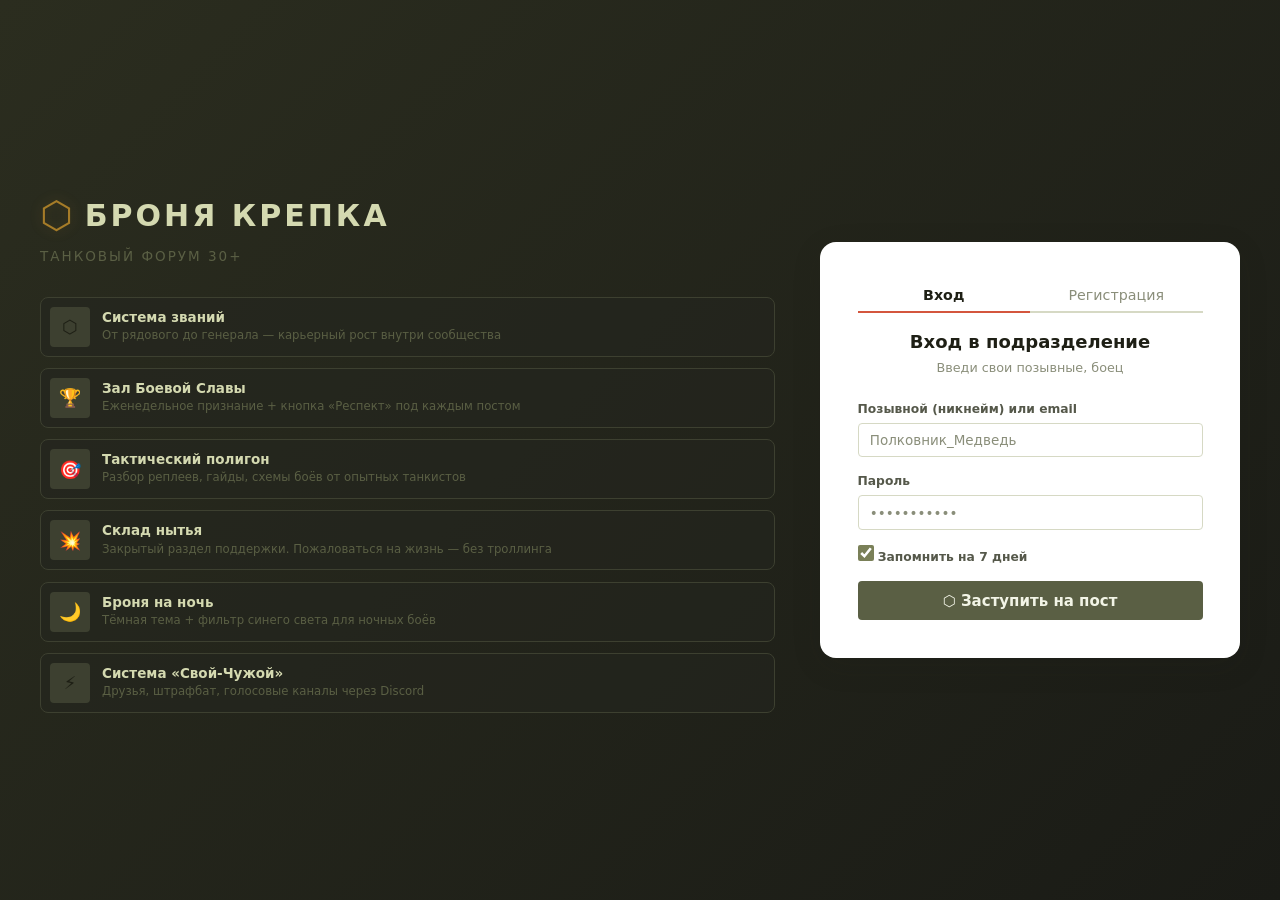
<file: frontend/index.html>
<!DOCTYPE html>
<html lang="ru">
<head>
  <meta charset="UTF-8">
  <meta name="viewport" content="width=device-width, initial-scale=1.0">
  <title>Броня Крепка — Вход в подразделение</title>
  <link rel="stylesheet" href="css/base.css">
  <link rel="stylesheet" href="css/theme.css">
  <link rel="stylesheet" href="css/components.css">
  <link rel="stylesheet" href="css/layout.css">
  <link rel="stylesheet" href="css/auth.css">
  <link rel="stylesheet" href="css/responsive.css">
</head>
<body class="auth-page">

<div class="auth-grid">

  <!-- Левая колонка — преимущества -->
  <div class="auth-hero">
    <div style="display:flex;align-items:center;gap:12px;margin-bottom:0.2rem">
      <div style="font-size:2.5rem;color:#a67c28;filter:drop-shadow(0 0 6px rgba(166,124,40,0.3))">⬡</div>
      <h1 style="margin:0">БРОНЯ КРЕПКА</h1>
    </div>
    <div class="auth-tagline">ТАНКОВЫЙ ФОРУМ 30+</div>

    <div class="usp-list">
      <div class="usp-item">
        <div class="usp-icon">⬡</div>
        <div>
          <div class="usp-title">Система званий</div>
          <div class="usp-desc">От рядового до генерала — карьерный рост внутри сообщества</div>
        </div>
      </div>
      <div class="usp-item">
        <div class="usp-icon">🏆</div>
        <div>
          <div class="usp-title">Зал Боевой Славы</div>
          <div class="usp-desc">Еженедельное признание + кнопка «Респект» под каждым постом</div>
        </div>
      </div>
      <div class="usp-item">
        <div class="usp-icon">🎯</div>
        <div>
          <div class="usp-title">Тактический полигон</div>
          <div class="usp-desc">Разбор реплеев, гайды, схемы боёв от опытных танкистов</div>
        </div>
      </div>
      <div class="usp-item">
        <div class="usp-icon">💥</div>
        <div>
          <div class="usp-title">Склад нытья</div>
          <div class="usp-desc">Закрытый раздел поддержки. Пожаловаться на жизнь — без троллинга</div>
        </div>
      </div>
      <div class="usp-item">
        <div class="usp-icon">🌙</div>
        <div>
          <div class="usp-title">Броня на ночь</div>
          <div class="usp-desc">Тёмная тема + фильтр синего света для ночных боёв</div>
        </div>
      </div>
      <div class="usp-item">
        <div class="usp-icon">⚡</div>
        <div>
          <div class="usp-title">Система «Свой-Чужой»</div>
          <div class="usp-desc">Друзья, штрафбат, голосовые каналы через Discord</div>
        </div>
      </div>
    </div>
  </div>

  <!-- Правая колонка — форма входа / регистрации -->
  <div class="auth-card">
    <!-- Табы -->
    <div style="display:flex;border-bottom:2px solid var(--border-color);margin-bottom:1.25rem">
      <button class="auth-tab active" id="tabLogin" style="flex:1;padding:0.5rem 1rem;font-size:0.95rem;font-weight:600;background:none;border:none;border-bottom:2px solid var(--fire-500);margin-bottom:-2px;color:var(--text-primary);cursor:pointer;font-family:inherit;transition:0.2s">Вход</button>
      <button class="auth-tab" id="tabRegister" style="flex:1;padding:0.5rem 1rem;font-size:0.95rem;font-weight:500;background:none;border:none;border-bottom:2px solid transparent;margin-bottom:-2px;color:var(--text-tertiary);cursor:pointer;font-family:inherit;transition:0.2s">Регистрация</button>
    </div>

    <!-- Форма входа -->
    <div id="formLogin">
      <h2 style="font-size:1.2rem;font-weight:700;text-align:center;margin-bottom:0.3rem">Вход в подразделение</h2>
      <p class="auth-sub">Введи свои позывные, боец</p>

      <form id="loginForm">
        <div class="form-group">
          <label for="loginEmail">Позывной (никнейм) или email</label>
          <input class="input" type="text" id="loginEmail" placeholder="Полковник_Медведь" autocomplete="username">
        </div>

        <div class="form-group">
          <label for="loginPassword">Пароль</label>
          <input class="input" type="password" id="loginPassword" placeholder="•••••••••••" autocomplete="current-password">
        </div>

        <div class="form-group">
          <label class="form-checkbox">
            <input type="checkbox" checked>
            Запомнить на 7 дней
          </label>
        </div>

        <button type="submit" class="btn btn-primary w-full" style="justify-content:center;padding:0.7rem;font-size:1rem">
          ⬡ Заступить на пост
        </button>
      </form>

    </div>

    <!-- Форма регистрации -->
    <div id="formRegister" style="display:none">
      <h2 style="font-size:1.2rem;font-weight:700;text-align:center;margin-bottom:0.3rem">Вступление в ряды</h2>
      <p class="auth-sub">Создай танковый паспорт за 30 секунд</p>

      <form id="registerForm">
        <div class="form-group">
          <label for="regNick">Позывной (никнейм)</label>
          <input class="input" type="text" id="regNick" placeholder="Полковник_Медведь" autocomplete="username">
        </div>

        <div class="form-group">
          <label for="regEmail">Email</label>
          <input class="input" type="email" id="regEmail" placeholder="tankist@mail.ru" autocomplete="email">
        </div>

        <div class="form-group">
          <label for="regPassword">Пароль</label>
          <input class="input" type="password" id="regPassword" placeholder="•••••••••••" autocomplete="new-password">
        </div>

        <div class="form-group">
          <label for="regPasswordConfirm">Подтверждение пароля</label>
          <input class="input" type="password" id="regPasswordConfirm" placeholder="•••••••••••" autocomplete="new-password">
        </div>

        <div class="form-group">
          <label for="regProfession">Реальный полк / профессия <span class="text-xs text-tertiary">(необязательно)</span></label>
          <input class="input" type="text" id="regProfession" placeholder="Менеджер по продажам">
        </div>

        <div class="form-group">
          <label class="form-checkbox">
            <input type="checkbox" id="regAgree" checked>
            Согласен с <a href="#" onclick="return false">правилами подразделения</a>
          </label>
        </div>

        <button type="submit" class="btn btn-fire w-full" style="justify-content:center;padding:0.7rem;font-size:1rem">
          ⬡ Вступить в ряды
        </button>
      </form>

    </div>

  </div>

</div>

<script src="js/utils.js"></script>
<script src="js/api.js"></script>
<script src="js/theme.js"></script>
<script src="js/toast.js"></script>
<script src="js/avatar.js"></script>
<script>
  // Redirect if already logged in
  if (api.isLoggedIn()) window.location.href = 'feed.html';

  var tabLogin = document.getElementById('tabLogin');
  var tabRegister = document.getElementById('tabRegister');
  var formLogin = document.getElementById('formLogin');
  var formRegister = document.getElementById('formRegister');
  var tabsContainer = document.querySelector('.auth-card > div:first-child');

  function hideAllForms() {
    formLogin.style.display = 'none';
    formRegister.style.display = 'none';
  }

  function showLogin() {
    hideAllForms();
    formLogin.style.display = '';
    if (tabsContainer) tabsContainer.style.display = 'flex';
    tabLogin.className = 'auth-tab active';
    tabRegister.className = 'auth-tab';
    tabLogin.style.borderBottomColor = 'var(--fire-500)';
    tabLogin.style.color = 'var(--text-primary)';
    tabLogin.style.fontWeight = '600';
    tabRegister.style.borderBottomColor = 'transparent';
    tabRegister.style.color = 'var(--text-tertiary)';
    tabRegister.style.fontWeight = '500';
  }

  function showRegister() {
    hideAllForms();
    formRegister.style.display = '';
    if (tabsContainer) tabsContainer.style.display = 'flex';
    tabRegister.className = 'auth-tab active';
    tabLogin.className = 'auth-tab';
    tabRegister.style.borderBottomColor = 'var(--fire-500)';
    tabRegister.style.color = 'var(--text-primary)';
    tabRegister.style.fontWeight = '600';
    tabLogin.style.borderBottomColor = 'transparent';
    tabLogin.style.color = 'var(--text-tertiary)';
    tabLogin.style.fontWeight = '500';
  }

  // Login form
  document.getElementById('loginForm').addEventListener('submit', async function (e) {
    e.preventDefault();
    var usernameOrEmail = document.getElementById('loginEmail').value.trim();
    var password = document.getElementById('loginPassword').value;
    if (!usernameOrEmail || !password) { toast.warning('Заполни все поля'); return; }
    try {
      var res = await api.post('/api/auth/login', { usernameOrEmail: usernameOrEmail, password: password });
      localStorage.setItem('tank-token', res.token);
      localStorage.setItem('tank-user-id', String(res.userId));
      localStorage.setItem('tank-username', res.username);
      localStorage.setItem('tank-role', res.role);
      var profile = {
        name: res.username,
        rank: '',
        rankClass: '',
        rankLabel: '',
        quote: '',
        profession: '',
        city: '',
        tank: ''
      };
      localStorage.setItem('tank-profile', JSON.stringify(profile));
      try {
        var userData = await api.get('/api/users/' + res.userId);
        if (userData && userData.avatar) {
          localStorage.setItem('tank-avatar', userData.avatar);
        }
      } catch (_) {}
      toast.success('Заступил на пост, боец!');
      setTimeout(function () { window.location.href = 'feed.html'; }, 300);
    } catch (_) {}
  });

  // Register form
  document.getElementById('registerForm').addEventListener('submit', async function (e) {
    e.preventDefault();
    var username = document.getElementById('regNick').value.trim();
    var email = document.getElementById('regEmail').value.trim();
    var password = document.getElementById('regPassword').value;
    var confirm = document.getElementById('regPasswordConfirm').value;
    var agree = document.getElementById('regAgree').checked;
    if (!username || !email || !password) { toast.warning('Заполни все обязательные поля'); return; }
    if (password !== confirm) { toast.warning('Пароли не совпадают'); return; }
    if (!agree) { toast.warning('Прими правила подразделения'); return; }
    if (password.length < 6) { toast.warning('Пароль минимум 6 символов'); return; }
    try {
      var res = await api.post('/api/auth/register', { username: username, email: email, password: password });
      localStorage.setItem('tank-token', res.token);
      localStorage.setItem('tank-user-id', String(res.userId));
      localStorage.setItem('tank-username', res.username);
      localStorage.setItem('tank-role', res.role);
      var profile = {
        name: res.username,
        rank: '',
        rankClass: '',
        rankLabel: '',
        quote: '',
        profession: document.getElementById('regProfession').value.trim() || '',
        city: '',
        tank: ''
      };
      localStorage.setItem('tank-profile', JSON.stringify(profile));
      try {
        var userData = await api.get('/api/users/' + res.userId);
        if (userData && userData.avatar) {
          localStorage.setItem('tank-avatar', userData.avatar);
        }
      } catch (_) {}
      toast.success('Добро пожаловать в ряды!');
      setTimeout(function () { window.location.href = 'feed.html'; }, 300);
    } catch (_) {}
  });

  tabLogin.addEventListener('click', showLogin);
  tabRegister.addEventListener('click', showRegister);
</script>
</body>
</html>
</file>
<file: frontend/css/base.css>
/* ================================================================
   БАЗОВЫЕ СТИЛИ — сброс, переменные, типографика
   ================================================================ */

/* ----- Переменные (светлая тема) ----- */
:root {
  --olive-900: #2b2d1f;
  --olive-800: #3d4030;
  --olive-700: #5a5f44;
  --olive-600: #7a8058;
  --olive-500: #9da370;
  --olive-400: #bcc28e;
  --olive-300: #d4d9b0;
  --olive-200: #e6e9ce;
  --olive-100: #f2f4e6;

  --steel-700: #3a4050;
  --steel-600: #4e5669;
  --steel-500: #6b758c;
  --steel-400: #8d96ab;
  --steel-300: #b3b9c9;
  --steel-200: #d6dae3;
  --steel-100: #edf0f5;

  --fire-600: #b8432f;
  --fire-500: #d4563e;
  --fire-400: #e0705a;
  --fire-300: #eb8f7d;

  --gold-600: #a67c28;
  --gold-500: #c49a3a;
  --gold-400: #dbb44f;
  --gold-300: #e8cc6e;

  --bg-body: #f0f1e8;
  --bg-card: #ffffff;
  --bg-card-alt: #f8f9f2;
  --bg-input: #ffffff;
  --bg-overlay: rgba(43, 45, 31, 0.6);

  --text-primary: #1e1f15;
  --text-secondary: #55584a;
  --text-tertiary: #8a8e7a;
  --text-inverse: #f2f4e6;
  --text-link: #4e5669;
  --text-link-hover: #b8432f;

  --border-color: #d6d9c4;
  --border-light: #e6e9ce;
  --shadow-sm: 0 1px 3px rgba(30, 31, 21, 0.08);
  --shadow-md: 0 4px 12px rgba(30, 31, 21, 0.1);
  --shadow-lg: 0 8px 30px rgba(30, 31, 21, 0.12);

  --font-base: 'Segoe UI', system-ui, -apple-system, sans-serif;
  --font-mono: 'Cascadia Code', 'Fira Code', 'Consolas', monospace;

  --radius-sm: 4px;
  --radius-md: 8px;
  --radius-lg: 12px;
  --radius-xl: 16px;

  --rank-private: #8a8e7a;
  --rank-corporal: #6b758c;
  --rank-sergeant: #7a8058;
  --rank-lieutenant: #5a5f44;
  --rank-major: #b8432f;
  --rank-colonel: #a67c28;
  --rank-general: #1e1f15;

  --online-color: #4caf50;
  --offline-color: #9e9e9e;
  --warning-color: #f5a623;
  --error-color: #d4563e;
}

/* ----- Сброс ----- */
*, *::before, *::after { box-sizing: border-box; margin: 0; padding: 0; }

html {
  font-size: 15px;
  scroll-behavior: smooth;
}

body {
  font-family: var(--font-base);
  color: var(--text-primary);
  background: var(--bg-body);
  line-height: 1.5;
  -webkit-font-smoothing: antialiased;
  min-height: 100vh;
  transition: background 0.3s, color 0.3s;
}

a {
  color: var(--text-link);
  text-decoration: none;
  transition: color 0.2s;
}
a:hover { color: var(--text-link-hover); }

img { max-width: 100%; height: auto; display: block; }

ul, ol { list-style: none; }

input, button, textarea, select { font-family: inherit; }

/* ----- Типографика ----- */
h1, h2, h3, h4, h5, h6 {
  font-weight: 700;
  line-height: 1.25;
  color: var(--text-primary);
}

.text-sm { font-size: 0.82rem; }
.text-xs { font-size: 0.72rem; }
.text-tertiary { color: var(--text-tertiary); }
.text-secondary { color: var(--text-secondary); }
.fw-500 { font-weight: 500; }
.fw-600 { font-weight: 600; }
.fw-700 { font-weight: 700; }

/* ----- Утилиты ----- */
.flex { display: flex; }
.flex-col { flex-direction: column; }
.items-center { align-items: center; }
.justify-between { justify-content: space-between; }
.gap-1 { gap: 0.25rem; }
.gap-2 { gap: 0.5rem; }
.gap-3 { gap: 0.75rem; }
.gap-4 { gap: 1rem; }
.mt-2 { margin-top: 0.5rem; }
.mt-4 { margin-top: 1rem; }
.mb-4 { margin-bottom: 1rem; }
.w-full { width: 100%; }
</file>
<file: frontend/css/theme.css>
/* ================================================================
   ТЁМНАЯ ТЕМА — «Броня на ночь»
   ================================================================ */

[data-theme="night"] {
  --bg-body: #1a1b16;
  --bg-card: #24251e;
  --bg-card-alt: #2a2c23;
  --bg-input: #2a2c23;
  --bg-overlay: rgba(0, 0, 0, 0.7);

  --text-primary: #e6e9ce;
  --text-secondary: #b3b89e;
  --text-tertiary: #7a8058;
  --text-inverse: #1a1b16;

  --border-color: #3d4030;
  --border-light: #2b2d1f;
  --shadow-sm: 0 1px 3px rgba(0, 0, 0, 0.3);
  --shadow-md: 0 4px 12px rgba(0, 0, 0, 0.4);
  --shadow-lg: 0 8px 30px rgba(0, 0, 0, 0.5);
}

/* ----- Тумблер ----- */
.theme-toggle {
  position: relative;
  width: 40px;
  height: 22px;
  background: var(--olive-700);
  border-radius: 11px;
  border: none;
  cursor: pointer;
  transition: background 0.3s;
  flex-shrink: 0;
}
.theme-toggle::after {
  content: '';
  position: absolute;
  top: 2px;
  left: 2px;
  width: 18px;
  height: 18px;
  border-radius: 50%;
  background: var(--olive-200);
  transition: transform 0.3s, background 0.3s;
}
[data-theme="night"] .theme-toggle {
  background: var(--gold-600);
}
[data-theme="night"] .theme-toggle::after {
  transform: translateX(18px);
  background: #1a1b16;
}

/* ----- Скроллбар под тему ----- */
::-webkit-scrollbar { width: 6px; }
::-webkit-scrollbar-track { background: var(--bg-body); }
::-webkit-scrollbar-thumb { background: var(--border-color); border-radius: 3px; }
::-webkit-scrollbar-thumb:hover { background: var(--olive-500); }
</file>
<file: frontend/css/components.css>
/* ================================================================
   КОМПОНЕНТЫ — хедер, футер, кнопки, карточки, бейджи
   ================================================================ */

/* ----- Хедер ----- */
.header {
  background: var(--olive-900);
  border-bottom: 3px solid var(--olive-500);
  padding: 0 1.5rem;
  height: 60px;
  display: flex;
  align-items: center;
  justify-content: space-between;
  position: sticky;
  top: 0;
  z-index: 100;
  box-shadow: 0 2px 12px rgba(0, 0, 0, 0.3);
}
[data-theme="night"] .header { background: #12130e; }

.header-logo {
  display: flex;
  align-items: center;
  gap: 10px;
  color: var(--gold-400);
  font-size: 1.1rem;
  font-weight: 700;
}
.header-logo .logo-icon { font-size: 1.5rem; line-height: 1; }
.header-logo .logo-text small {
  display: block;
  font-weight: 400;
  font-size: 0.65rem;
  opacity: 0.6;
  letter-spacing: 0.08em;
  text-transform: uppercase;
}

.header-nav {
  display: flex;
  align-items: center;
  gap: 1.25rem;
}
.header-nav a {
  color: var(--olive-400);
  font-size: 0.85rem;
  font-weight: 500;
  padding: 0.25rem 0;
  border-bottom: 2px solid transparent;
  transition: 0.2s;
  white-space: nowrap;
}
.header-nav a:hover,
.header-nav a.active {
  color: var(--olive-200);
  border-bottom-color: var(--fire-500);
}

.header-actions {
  display: flex;
  align-items: center;
  gap: 0.75rem;
}

/* ----- Поиск ----- */
.search-box {
  display: flex;
  align-items: center;
  background: var(--bg-input);
  border: 1px solid var(--border-color);
  border-radius: var(--radius-md);
  padding: 0.3rem 0.5rem;
  transition: 0.2s;
  position: relative;
}
.search-box:focus-within {
  border-color: var(--olive-500);
  box-shadow: 0 0 0 3px rgba(90, 95, 68, 0.15);
}
.search-box input {
  border: none;
  background: transparent;
  padding: 0.2rem 0.4rem;
  font-size: 0.82rem;
  color: var(--text-primary);
  outline: none;
  flex: 1;
  min-width: 0;
  font-family: inherit;
}
.search-box input::placeholder { color: var(--text-tertiary); }
[data-theme="night"] .search-box input::placeholder { color: var(--olive-700); }

/* ----- Бургер-меню ----- */
.burger {
  display: none;
  flex-direction: column;
  gap: 4px;
  background: none;
  border: none;
  cursor: pointer;
  padding: 4px;
}
.burger span {
  display: block;
  width: 22px;
  height: 2px;
  background: var(--olive-400);
  border-radius: 1px;
  transition: 0.3s;
}

/* ----- Кнопки ----- */
.btn {
  display: inline-flex;
  align-items: center;
  gap: 6px;
  padding: 0.5rem 1rem;
  border: none;
  border-radius: var(--radius-sm);
  font-size: 0.85rem;
  font-weight: 600;
  cursor: pointer;
  transition: all 0.2s;
  line-height: 1.2;
  white-space: nowrap;
  font-family: inherit;
}
.btn-primary {
  background: var(--olive-700);
  color: var(--olive-100);
}
.btn-primary:hover { background: var(--olive-600); }

.btn-fire {
  background: var(--fire-600);
  color: #fff;
}
.btn-fire:hover { background: var(--fire-500); }

.btn-ghost {
  background: transparent;
  color: var(--text-secondary);
  border: 1px solid var(--border-color);
}
.btn-ghost:hover { background: var(--bg-card-alt); border-color: var(--olive-500); }

.btn-sm { padding: 0.3rem 0.7rem; font-size: 0.78rem; }

.btn-gold {
  background: var(--gold-600);
  color: #fff;
}
.btn-gold:hover { background: var(--gold-500); }

.btn-icon {
  width: 36px;
  height: 36px;
  padding: 0;
  display: flex;
  align-items: center;
  justify-content: center;
  border-radius: var(--radius-sm);
  background: transparent;
  border: 1px solid var(--olive-700);
  color: var(--olive-400);
  font-size: 1rem;
  cursor: pointer;
  transition: 0.2s;
}
.btn-icon:hover { background: var(--olive-800); color: var(--olive-200); }

/* ----- Формы ----- */
.form-group { margin-bottom: 1rem; }
.form-group label {
  display: block;
  font-size: 0.82rem;
  font-weight: 600;
  color: var(--text-secondary);
  margin-bottom: 0.3rem;
}

.form-checkbox {
  display: flex;
  align-items: center;
  gap: 8px;
  font-size: 0.82rem;
  color: var(--text-secondary);
  cursor: pointer;
}
.form-checkbox input[type="checkbox"] {
  width: 16px;
  height: 16px;
  accent-color: var(--olive-600);
  cursor: pointer;
}

select.input {
  appearance: auto;
  -webkit-appearance: auto;
}

/* ----- Инпуты ----- */
.input {
  width: 100%;
  padding: 0.55rem 0.75rem;
  border: 1px solid var(--border-color);
  border-radius: var(--radius-sm);
  font-size: 0.9rem;
  color: var(--text-primary);
  background: var(--bg-input);
  outline: none;
  transition: 0.2s;
  font-family: inherit;
}
.input:focus {
  border-color: var(--olive-500);
  box-shadow: 0 0 0 3px rgba(90, 95, 68, 0.15);
}
.input::placeholder { color: var(--text-tertiary); }

/* ----- Аватар ----- */
.avatar {
  width: 40px;
  height: 40px;
  border-radius: var(--radius-md);
  object-fit: cover;
  background: var(--steel-300);
  flex-shrink: 0;
}
.avatar-sm { width: 30px; height: 30px; border-radius: var(--radius-sm); }
.avatar-lg { width: 80px; height: 80px; border-radius: var(--radius-lg); }
.avatar-xl { width: 120px; height: 120px; border-radius: var(--radius-lg); }

.avatar-wrap {
  position: relative;
  display: inline-flex;
}
.online-dot {
  position: absolute;
  bottom: 0;
  right: 0;
  width: 12px;
  height: 12px;
  border-radius: 50%;
  border: 2px solid var(--bg-card);
  background: var(--online-color);
}
.online-dot.offline { background: var(--offline-color); }

/* ----- Бейдж звания ----- */
.rank-badge {
  display: inline-flex;
  align-items: center;
  gap: 4px;
  font-size: 0.72rem;
  font-weight: 700;
  text-transform: uppercase;
  letter-spacing: 0.04em;
  padding: 2px 8px;
  border-radius: var(--radius-sm);
  background: var(--bg-card-alt);
  border: 1px solid var(--border-color);
}
.rank-private { color: var(--rank-private); border-color: var(--rank-private); }
.rank-corporal { color: var(--rank-corporal); border-color: var(--rank-corporal); }
.rank-sergeant { color: var(--rank-sergeant); border-color: var(--rank-sergeant); }
.rank-lieutenant { color: var(--rank-lieutenant); border-color: var(--rank-lieutenant); }
.rank-major { color: var(--rank-major); border-color: var(--rank-major); }
.rank-colonel { color: var(--rank-colonel); border-color: var(--rank-colonel); }
.rank-general { color: var(--rank-general); border-color: var(--rank-general); }

/* ----- Медали ----- */
.medal {
  display: inline-flex;
  align-items: center;
  justify-content: center;
  width: 28px;
  height: 28px;
  border-radius: 50%;
  font-size: 0.7rem;
  font-weight: 800;
  flex-shrink: 0;
}
.medal-gold { background: var(--gold-300); color: var(--gold-600); }
.medal-silver { background: var(--steel-200); color: var(--steel-600); }
.medal-fire { background: var(--fire-300); color: var(--fire-600); }

.medal-strip { display: inline-flex; gap: 3px; }

/* ----- Теги ----- */
.tag {
  display: inline-block;
  font-size: 0.68rem;
  font-weight: 600;
  padding: 1px 8px;
  border-radius: 10px;
  background: var(--olive-200);
  color: var(--olive-700);
  text-transform: uppercase;
  letter-spacing: 0.03em;
  white-space: nowrap;
}
[data-theme="night"] .tag { background: var(--olive-800); color: var(--olive-300); }
.tag-fire { background: #fce8e4; color: var(--fire-600); }
[data-theme="night"] .tag-fire { background: #3d1e18; color: var(--fire-400); }
.tag-gold { background: #f5edce; color: var(--gold-600); }
[data-theme="night"] .tag-gold { background: #3d2e11; color: var(--gold-400); }
.tag-steel { background: var(--steel-100); color: var(--steel-600); }
[data-theme="night"] .tag-steel { background: var(--steel-700); color: var(--steel-300); }

/* ----- Футер ----- */
.footer {
  background: var(--olive-900);
  padding: 1rem 1.5rem;
  margin-top: 2rem;
  display: flex;
  align-items: center;
  justify-content: space-between;
  flex-wrap: wrap;
  gap: 0.5rem;
  font-size: 0.78rem;
  color: var(--olive-600);
}
[data-theme="night"] .footer { background: #12130e; }

/* ----- Модальные окна ----- */
.modal-overlay {
  position: fixed;
  inset: 0;
  background: var(--bg-overlay);
  z-index: 300;
  display: none;
  align-items: center;
  justify-content: center;
  padding: 1rem;
  animation: modalFadeIn 0.2s ease;
}
.modal-overlay.open { display: flex; }
@keyframes modalFadeIn { from { opacity: 0; } to { opacity: 1; } }

.modal {
  background: var(--bg-card);
  border-radius: var(--radius-xl);
  padding: 1.5rem 2rem 2rem;
  max-width: 500px;
  width: 100%;
  box-shadow: var(--shadow-lg);
  max-height: 90vh;
  overflow-y: auto;
  animation: modalSlideIn 0.25s ease;
}
@keyframes modalSlideIn { from { transform: translateY(20px); opacity: 0; } to { transform: translateY(0); opacity: 1; } }
.modal h2 { font-size: 1.15rem; font-weight: 700; margin-bottom: 1rem; }
.modal-close {
  position: absolute;
  top: 1rem; right: 1rem;
  background: none;
  border: none;
  font-size: 1.2rem;
  cursor: pointer;
  color: var(--text-tertiary);
  transition: 0.2s;
}
.modal-close:hover { color: var(--text-primary); }

/* ----- Прогресс-бар ----- */
.progress-bar {
  height: 8px;
  background: var(--border-light);
  border-radius: 4px;
  overflow: hidden;
}
.progress-bar-fill {
  height: 100%;
  border-radius: 4px;
  background: var(--gold-500);
  transition: width 0.3s;
}
</file>
<file: frontend/css/layout.css>
/* ================================================================
   ЛЕЙАУТ — сетка, сайдбар, карточки, посты, чат
   ================================================================ */

/* ----- Контейнер ----- */
.page-layout {
  display: flex;
  gap: 1.5rem;
  max-width: 1280px;
  margin: 1.5rem auto;
  padding: 0 1.5rem;
}
.main-content { flex: 1; min-width: 0; }
.sidebar {
  width: 300px;
  flex-shrink: 0;
  display: flex;
  flex-direction: column;
  gap: 1rem;
}

/* ----- Хлебные крошки ----- */
.breadcrumbs {
  display: flex;
  align-items: center;
  gap: 6px;
  font-size: 0.8rem;
  color: var(--text-tertiary);
  margin-bottom: 1rem;
  flex-wrap: wrap;
}
.breadcrumbs a { color: var(--text-tertiary); }
.breadcrumbs a:hover { color: var(--text-primary); }

/* ----- Табы ----- */
.tabs {
  display: flex;
  gap: 0;
  border-bottom: 2px solid var(--border-color);
  margin-bottom: 1rem;
  overflow-x: auto;
}
.tab {
  padding: 0.5rem 1rem;
  font-size: 0.85rem;
  font-weight: 500;
  color: var(--text-tertiary);
  background: none;
  border: none;
  border-bottom: 2px solid transparent;
  margin-bottom: -2px;
  cursor: pointer;
  transition: 0.2s;
  white-space: nowrap;
  font-family: inherit;
}
.tab:hover { color: var(--text-primary); }
.tab.active { color: var(--text-primary); border-bottom-color: var(--fire-500); }

/* ----- Категория ----- */
.category-section { margin-bottom: 2rem; }
.category-header {
  display: flex;
  align-items: center;
  justify-content: space-between;
  padding-bottom: 0.75rem;
  border-bottom: 2px solid var(--border-color);
  margin-bottom: 1rem;
  flex-wrap: wrap;
  gap: 0.5rem;
}
.category-header h2 {
  font-size: 1.1rem;
  font-weight: 700;
  display: flex;
  align-items: center;
  gap: 8px;
}
.category-header .subtitle {
  font-size: 0.78rem;
  color: var(--text-tertiary);
  font-weight: 400;
}

/* ----- Карточка темы ----- */
.topic-card {
  background: var(--bg-card);
  border: 1px solid var(--border-color);
  border-radius: var(--radius-md);
  padding: 1rem 1.25rem;
  display: flex;
  align-items: flex-start;
  gap: 1rem;
  transition: 0.2s;
  margin-bottom: 8px;
}
.topic-card:hover {
  border-color: var(--olive-500);
  box-shadow: var(--shadow-sm);
}
.topic-card.pinned {
  border-left: 3px solid var(--gold-500);
  background: linear-gradient(135deg, var(--bg-card), rgba(196, 154, 58, 0.04));
}
.topic-card .topic-main { flex: 1; min-width: 0; }
.topic-card .topic-title {
  font-size: 1rem;
  font-weight: 600;
  margin-bottom: 0.2rem;
  display: flex;
  align-items: center;
  gap: 6px;
  flex-wrap: wrap;
}
.topic-card .topic-title a { color: var(--text-primary); }
.topic-card .topic-title a:hover { color: var(--text-link-hover); }

.topic-meta {
  display: flex;
  align-items: center;
  gap: 1rem;
  font-size: 0.78rem;
  color: var(--text-tertiary);
  margin-top: 0.25rem;
  flex-wrap: wrap;
}

.topic-stats {
  display: flex;
  align-items: center;
  gap: 1rem;
  flex-shrink: 0;
  font-size: 0.78rem;
  color: var(--text-tertiary);
  text-align: right;
}

/* ----- Пост ----- */
.post {
  background: var(--bg-card);
  border: 1px solid var(--border-color);
  border-radius: var(--radius-md);
  padding: 1.25rem;
  margin-bottom: 1rem;
  display: flex;
  gap: 1rem;
  transition: 0.2s;
}
.post:hover { border-color: var(--olive-500); }

.post-sidebar {
  width: 140px;
  flex-shrink: 0;
  text-align: center;
  padding-top: 0.25rem;
}
.post-sidebar .username {
  font-weight: 600;
  font-size: 0.85rem;
  margin-top: 0.4rem;
  display: block;
  word-break: break-word;
}
.post-sidebar .post-count {
  font-size: 0.7rem;
  color: var(--text-tertiary);
  margin-top: 0.15rem;
}
.post-body { flex: 1; min-width: 0; }

.post-header {
  display: flex;
  align-items: center;
  justify-content: space-between;
  margin-bottom: 0.6rem;
  font-size: 0.78rem;
  color: var(--text-tertiary);
}
.post-actions {
  display: flex;
  gap: 4px;
}
.post-actions .pa-btn {
  background: none;
  border: none;
  color: var(--text-tertiary);
  font-size: 0.75rem;
  cursor: pointer;
  padding: 2px 6px;
  border-radius: var(--radius-sm);
  transition: 0.2s;
}
.post-actions .pa-btn:hover { background: var(--bg-card-alt); color: var(--text-primary); }

.post-text {
  font-size: 0.92rem;
  line-height: 1.6;
  color: var(--text-primary);
}
.post-text p { margin-bottom: 0.5rem; }
.post-text p:last-child { margin-bottom: 0; }

blockquote {
  border-left: 3px solid var(--steel-300);
  padding: 0.3rem 0.75rem;
  margin-bottom: 0.5rem;
  background: var(--bg-card-alt);
  border-radius: var(--radius-sm);
  font-size: 0.82rem;
  color: var(--text-tertiary);
}

.post-attachments {
  margin-top: 0.75rem;
  display: flex;
  gap: 8px;
  flex-wrap: wrap;
}
.post-attachment {
  width: 120px;
  height: 80px;
  border-radius: var(--radius-sm);
  background: var(--steel-200);
  overflow: hidden;
  border: 1px solid var(--border-light);
  cursor: pointer;
  transition: 0.2s;
}
.post-attachment:hover { border-color: var(--olive-500); transform: scale(1.03); }
.post-attachment img { width: 100%; height: 100%; object-fit: cover; }
.post-attachment.replay {
  background: var(--olive-200);
  display: flex;
  align-items: center;
  justify-content: center;
  font-size: 0.7rem;
  font-weight: 600;
  color: var(--olive-700);
  width: 140px;
  height: 60px;
  border: 1px dashed var(--olive-500);
}

/* ----- Рейтинг поста ----- */
.rating-controls {
  display: flex;
  align-items: center;
  gap: 4px;
  margin-top: 0.6rem;
}
.rating-btn {
  background: none;
  border: 1px solid var(--border-color);
  border-radius: var(--radius-sm);
  padding: 2px 8px;
  font-size: 0.78rem;
  cursor: pointer;
  color: var(--text-tertiary);
  transition: 0.2s;
  display: flex;
  align-items: center;
  gap: 3px;
}
.rating-btn:hover { border-color: var(--olive-500); color: var(--text-primary); }
.rating-btn.up:hover,
.rating-btn.up.active { border-color: var(--olive-600); color: var(--olive-600); }
.rating-btn.down:hover,
.rating-btn.down.active { border-color: var(--fire-500); color: var(--fire-500); }

/* ----- Виджет сайдбара ----- */
.sidebar-widget {
  background: var(--bg-card);
  border: 1px solid var(--border-color);
  border-radius: var(--radius-md);
  padding: 1rem;
}
.sidebar-widget-title {
  font-size: 0.78rem;
  font-weight: 700;
  text-transform: uppercase;
  letter-spacing: 0.05em;
  color: var(--text-tertiary);
  margin-bottom: 0.75rem;
  padding-bottom: 0.5rem;
  border-bottom: 1px solid var(--border-light);
}
/* Онлайн-список */
.online-item {
  display: flex;
  align-items: center;
  gap: 8px;
  font-size: 0.82rem;
  padding: 0.25rem 0;
}
.online-item .name { flex: 1; font-weight: 500; }
.status-dot-sm {
  width: 8px;
  height: 8px;
  border-radius: 50%;
  flex-shrink: 0;
}
.status-dot-sm.online { background: var(--online-color); }
.status-dot-sm.away { background: var(--warning-color); }

/* Статистика */
.sidebar-stats {
  display: grid;
  grid-template-columns: 1fr 1fr;
  gap: 8px;
}
.sidebar-stat {
  text-align: center;
  padding: 0.5rem;
  background: var(--bg-card-alt);
  border-radius: var(--radius-sm);
}
.sidebar-stat .num { font-size: 1.2rem; font-weight: 700; color: var(--olive-700); }
.sidebar-stat .label { font-size: 0.68rem; color: var(--text-tertiary); text-transform: uppercase; }

/* Зал Славы */
.hof-entry {
  display: flex;
  align-items: center;
  gap: 8px;
  padding: 0.4rem 0;
  border-bottom: 1px solid var(--border-light);
  font-size: 0.82rem;
}
.hof-entry:last-child { border-bottom: none; }
.hof-entry .hof-name { font-weight: 500; flex: 1; }
.hof-entry .hof-reason { font-size: 0.7rem; color: var(--text-tertiary); }

/* Достижения */
.achievement-item {
  display: flex;
  align-items: center;
  gap: 10px;
  padding: 0.5rem 0;
  border-bottom: 1px solid var(--border-light);
}
.achievement-item:last-child { border-bottom: none; }
.achievement-item .ach-icon {
  width: 36px; height: 36px;
  border-radius: var(--radius-sm);
  display: flex;
  align-items: center;
  justify-content: center;
  font-size: 1.1rem;
  background: var(--bg-card-alt);
  border: 1px solid var(--border-color);
  flex-shrink: 0;
}
.achievement-item.locked .ach-icon { opacity: 0.35; filter: grayscale(1); }
.achievement-item .ach-info { flex: 1; }
.achievement-item .ach-name { font-weight: 600; font-size: 0.85rem; }
.achievement-item .ach-desc { font-size: 0.72rem; color: var(--text-tertiary); }
.achievement-item .ach-progress { font-size: 0.72rem; color: var(--gold-500); font-weight: 600; white-space: nowrap; }

/* Клан-карточка */
.clan-card {
  display: flex;
  align-items: center;
  gap: 10px;
  padding: 0.5rem 0;
  border-bottom: 1px solid var(--border-light);
}
.clan-card:last-child { border-bottom: none; }
.clan-emblem {
  width: 42px; height: 42px;
  border-radius: var(--radius-md);
  background: var(--steel-300);
  display: flex;
  align-items: center;
  justify-content: center;
  font-size: 1.3rem;
  flex-shrink: 0;
}
.clan-info .clan-name { font-weight: 700; font-size: 0.85rem; }
.clan-info .clan-desc { font-size: 0.75rem; color: var(--text-tertiary); }

/* ----- Пагинация ----- */
.pagination {
  display: flex;
  align-items: center;
  gap: 4px;
  margin-top: 1.5rem;
  justify-content: center;
  flex-wrap: wrap;
}
.page-btn {
  display: flex;
  align-items: center;
  justify-content: center;
  min-width: 34px;
  height: 34px;
  border: 1px solid var(--border-color);
  border-radius: var(--radius-sm);
  background: var(--bg-card);
  color: var(--text-secondary);
  font-size: 0.82rem;
  font-weight: 500;
  cursor: pointer;
  transition: 0.2s;
  font-family: inherit;
}
.page-btn:hover { border-color: var(--olive-500); background: var(--bg-card-alt); }
.page-btn.active { background: var(--olive-700); color: var(--olive-100); border-color: var(--olive-700); }
.page-btn.disabled { opacity: 0.4; cursor: default; }

/* ----- Чат-виджет ----- */
.chat-widget {
  position: fixed;
  bottom: 1rem;
  right: 1rem;
  width: 360px;
  background: var(--bg-card);
  border: 1px solid var(--border-color);
  border-radius: var(--radius-lg);
  box-shadow: var(--shadow-lg);
  overflow: hidden;
  z-index: 50;
  transition: 0.3s;
}
.chat-widget.collapsed { height: 48px; }
.chat-header {
  background: var(--olive-800);
  color: var(--olive-200);
  padding: 0.6rem 1rem;
  display: flex;
  align-items: center;
  justify-content: space-between;
  cursor: pointer;
  font-size: 0.85rem;
  font-weight: 600;
}
.chat-messages {
  height: 260px;
  overflow-y: auto;
  padding: 0.75rem;
  display: flex;
  flex-direction: column;
  gap: 6px;
}
.chat-msg {
  display: flex;
  gap: 8px;
  font-size: 0.82rem;
}
.chat-msg .chat-author { font-weight: 600; flex-shrink: 0; min-width: 60px; }
.chat-msg .chat-text { flex: 1; word-break: break-word; }
.chat-msg .chat-time { font-size: 0.65rem; color: var(--text-tertiary); flex-shrink: 0; }
.chat-input-area {
  display: flex;
  border-top: 1px solid var(--border-color);
  padding: 0.4rem;
  gap: 4px;
}
.chat-input-area input {
  flex: 1;
  border: none;
  background: var(--bg-card-alt);
  padding: 0.4rem 0.6rem;
  border-radius: var(--radius-sm);
  font-size: 0.82rem;
  color: var(--text-primary);
  outline: none;
}
.chat-stickers {
  padding: 4px 8px;
  font-size: 0.65rem;
  display: flex;
  gap: 4px;
  flex-wrap: wrap;
  border-top: 1px solid var(--border-light);
}
.chat-sticker {
  font-size: 1.5rem;
  cursor: pointer;
  transition: 0.15s;
  filter: grayscale(0.2);
  line-height: 1;
}
.chat-sticker:hover { transform: scale(1.15); filter: none; }

/* ----- Форма ответа ----- */
.reply-form {
  background: var(--bg-card);
  border: 1px solid var(--border-color);
  border-radius: var(--radius-md);
  padding: 1rem;
  margin-top: 1rem;
}
.reply-form textarea {
  width: 100%;
  min-height: 80px;
  padding: 0.6rem;
  border: 1px solid var(--border-color);
  border-radius: var(--radius-sm);
  background: var(--bg-input);
  color: var(--text-primary);
  font-size: 0.9rem;
  resize: vertical;
  outline: none;
  transition: 0.2s;
}
.reply-form textarea:focus {
  border-color: var(--olive-500);
  box-shadow: 0 0 0 3px rgba(90, 95, 68, 0.15);
}

/* ----- Вентильная секция ----- */
.vent-section {
  border: 1px dashed var(--fire-400);
  background: linear-gradient(135deg, var(--bg-card), rgba(180, 60, 40, 0.03));
  border-radius: var(--radius-md);
  padding: 0.5rem 1rem 1rem;
}

/* ----- Автосохранение ----- */
.auto-save-indicator {
  font-size: 0.7rem;
  color: var(--text-tertiary);
  display: flex;
  align-items: center;
  gap: 4px;
  margin-top: 0.3rem;
}
</file>
<file: frontend/css/auth.css>
/* ================================================================
   СТРАНИЦА ВХОДА / РЕГИСТРАЦИИ
   ================================================================ */

.auth-page {
  min-height: 100vh;
  display: flex;
  align-items: center;
  justify-content: center;
  background: linear-gradient(135deg, var(--olive-900), #1a1b16);
  padding: 2rem;
}
[data-theme="night"] .auth-page {
  background: linear-gradient(135deg, #12130e, #0a0a08);
}

.auth-grid {
  display: flex;
  gap: 3rem;
  max-width: 1200px;
  width: 100%;
  align-items: center;
}

.auth-hero {
  flex: 1;
  padding: 2rem 0;
}
.auth-hero .logo-big {
  font-size: 3rem;
  margin-bottom: 0.5rem;
  filter: drop-shadow(0 0 8px rgba(196, 154, 58, 0.3));
}
.auth-hero h1 {
  font-size: 2rem;
  font-weight: 800;
  color: #d4d9b0;
  letter-spacing: 3px;
  margin-bottom: 0.2rem;
}
.auth-hero .auth-tagline {
  font-size: 0.9rem;
  color: #5a5f44;
  letter-spacing: 2px;
  margin-bottom: 2rem;
}

.usp-list { display: flex; flex-direction: column; gap: 0.75rem; }
.usp-item {
  display: flex;
  align-items: flex-start;
  gap: 12px;
  padding: 0.6rem;
  border-radius: var(--radius-md);
  background: rgba(36, 37, 30, 0.6);
  border: 1px solid #3d4030;
}
.usp-item .usp-icon {
  width: 40px; height: 40px;
  border-radius: var(--radius-sm);
  background: #3d4030;
  display: flex;
  align-items: center;
  justify-content: center;
  font-size: 1.2rem;
  flex-shrink: 0;
}
.usp-item .usp-title {
  font-weight: 600;
  font-size: 0.9rem;
  color: #d4d9b0;
}
.usp-item .usp-desc {
  font-size: 0.78rem;
  color: #5a5f44;
}

.auth-card {
  width: 420px;
  flex-shrink: 0;
  background: var(--bg-card);
  border-radius: var(--radius-xl);
  padding: 2.5rem;
  box-shadow: var(--shadow-lg);
}
.auth-card .auth-card-accent {
  width: 100%;
  height: 4px;
  background: var(--gold-500);
  border-radius: 2px;
  margin-bottom: 1.5rem;
}
.auth-card h2 {
  font-size: 1.4rem;
  font-weight: 700;
  text-align: center;
  margin-bottom: 0.3rem;
}
.auth-card .auth-sub {
  text-align: center;
  color: var(--text-tertiary);
  font-size: 0.85rem;
  margin-bottom: 1.5rem;
}

.form-group { margin-bottom: 1rem; }
.form-group label {
  display: block;
  font-size: 0.82rem;
  font-weight: 600;
  color: var(--text-secondary);
  margin-bottom: 0.3rem;
}

.form-checkbox {
  display: flex;
  align-items: center;
  gap: 8px;
  font-size: 0.82rem;
  color: var(--text-secondary);
  cursor: pointer;
}
.form-checkbox input[type="checkbox"] {
  width: 16px;
  height: 16px;
  accent-color: var(--olive-600);
  cursor: pointer;
}

.auth-divider {
  text-align: center;
  position: relative;
  margin: 1.25rem 0;
}
.auth-divider::before {
  content: '';
  position: absolute;
  top: 50%;
  left: 0;
  right: 0;
  height: 1px;
  background: var(--border-color);
}
.auth-divider span {
  background: var(--bg-card);
  padding: 0 0.75rem;
  color: var(--text-tertiary);
  font-size: 0.78rem;
  position: relative;
}

.auth-links {
  text-align: center;
  margin-top: 1rem;
  font-size: 0.85rem;
}
.auth-links a { color: var(--text-link); font-weight: 500; }
.auth-links a:hover { color: var(--fire-500); }
</file>
<file: frontend/css/responsive.css>
/* ================================================================
   АДАПТИВ — mobile-first
   ================================================================ */

/* ----- Mobile (<= 767px) ----- */
@media (max-width: 767px) {
  .header { padding: 0 1rem; }
  .header-nav { display: none; }
  .header-nav.open {
    display: flex;
    flex-direction: column;
    position: absolute;
    top: 60px;
    left: 0;
    right: 0;
    background: var(--olive-900);
    padding: 1rem;
    border-bottom: 2px solid var(--olive-500);
    gap: 0.75rem;
    z-index: 99;
  }
  [data-theme="night"] .header-nav.open { background: #12130e; }
  .burger { display: flex; }
  .header .search-box { display: none; }

  .page-layout { flex-direction: column; padding: 0 1rem; margin: 1rem auto; }
  .sidebar { width: 100%; }

  .post { flex-direction: column; }
  .post-sidebar {
    width: 100%;
    display: flex;
    align-items: center;
    gap: 0.75rem;
    text-align: left;
    padding-top: 0;
    flex-wrap: wrap;
  }
  .post-sidebar .avatar-lg { width: 48px; height: 48px; }
  .post-sidebar .username { margin-top: 0; }
  .post-sidebar .post-count { display: none; }
  .post-header { flex-direction: column; align-items: flex-start; gap: 4px; }
  .post-actions { opacity: 1 !important; }

  .topic-stats { display: none; }
  .topic-card { flex-wrap: wrap; }

  .chat-widget {
    width: calc(100% - 1rem);
    right: 0.5rem;
    bottom: 0.5rem;
  }

  .auth-grid { flex-direction: column; }
  .auth-hero { display: none; }
  .auth-card { width: 100%; max-width: 420px; }
  .auth-page { padding: 1rem; }

  .category-header { flex-direction: column; align-items: flex-start; }
  .tabs { overflow-x: auto; -webkit-overflow-scrolling: touch; }

  .passport-body { flex-direction: column; }
  .passport-cover { height: 60px; }
  .passport-avatar-wrap { margin: -40px auto 0; }

  .footer { flex-direction: column; text-align: center; }
}

/* ----- Tablet (768px - 1023px) ----- */
@media (min-width: 768px) and (max-width: 1023px) {
  .header { padding: 0 1.25rem; }
  .header-nav { gap: 0.75rem; }
  .header-nav a { font-size: 0.8rem; }
  .header .search-box { width: 160px; }

  .sidebar { width: 240px; }
  .page-layout { padding: 0 1.25rem; }

  .post-sidebar { width: 100px; }
  .post-sidebar .avatar-lg { width: 56px; height: 56px; }
  .post-sidebar .medal-strip { justify-content: center; }

  .auth-grid { gap: 1.5rem; }
  .auth-hero { flex: 1; }
  .auth-card { width: 380px; }
}

/* ----- Desktop (>= 1024px) ----- */
@media (min-width: 1024px) {
  .burger { display: none; }

  .post-actions { opacity: 0; }
  .post:hover .post-actions { opacity: 1; }

  .auth-hero { display: block; }
}

/* ----- Large Desktop (>= 1400px) ----- */
@media (min-width: 1400px) {
  .page-layout { max-width: 1400px; }
  .sidebar { width: 340px; }
}
</file>
